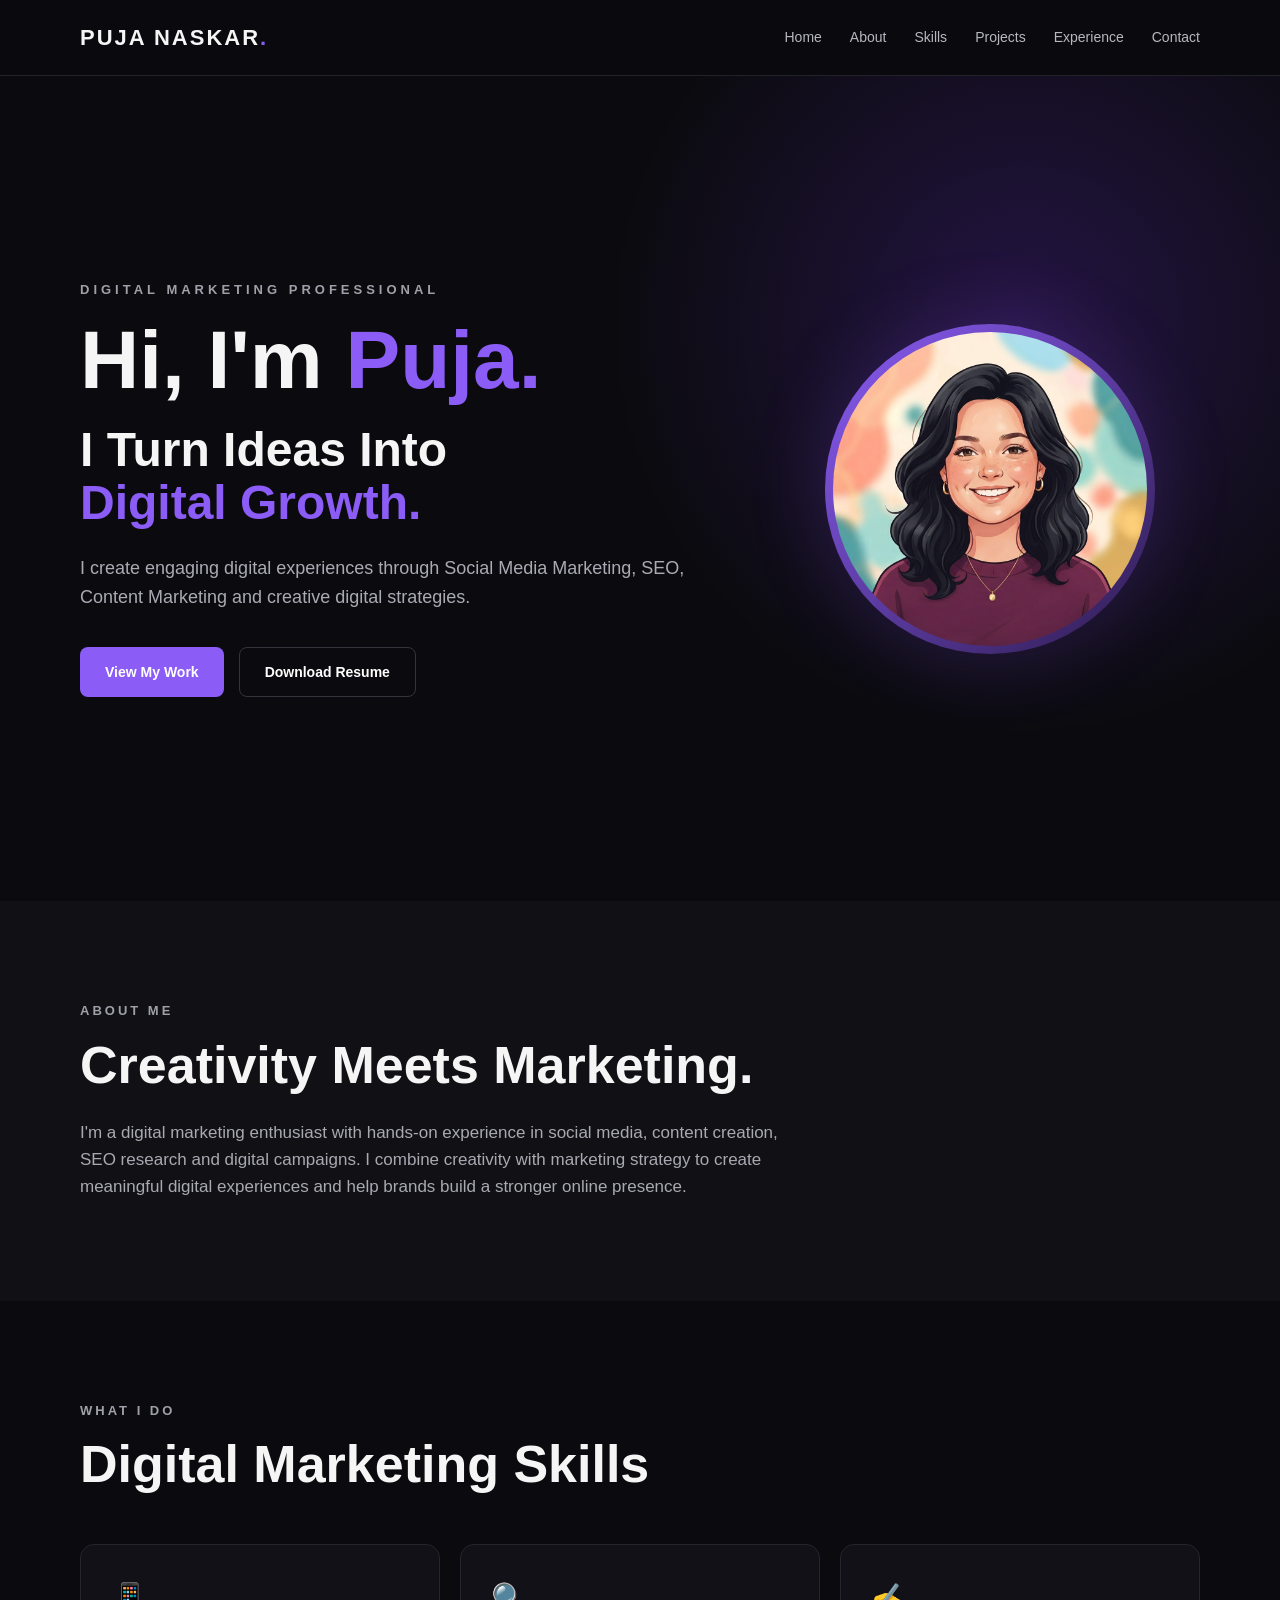
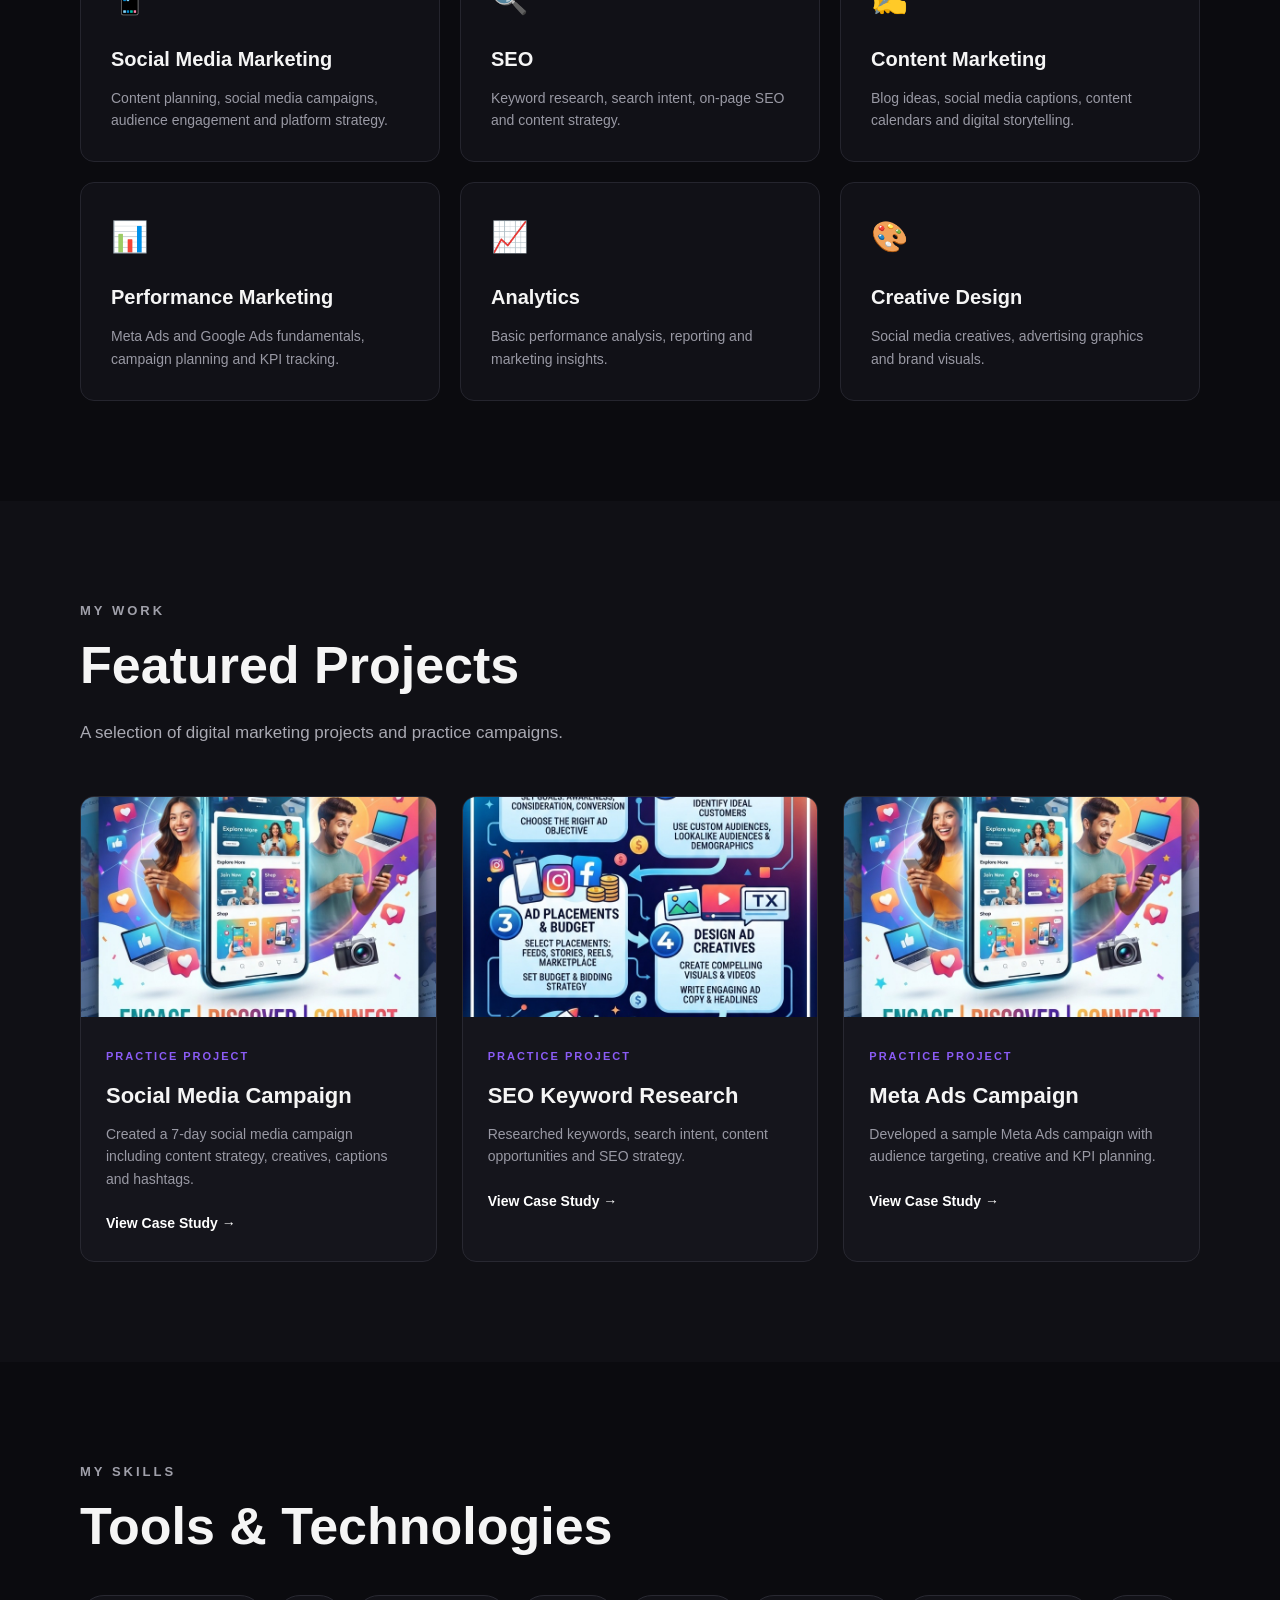
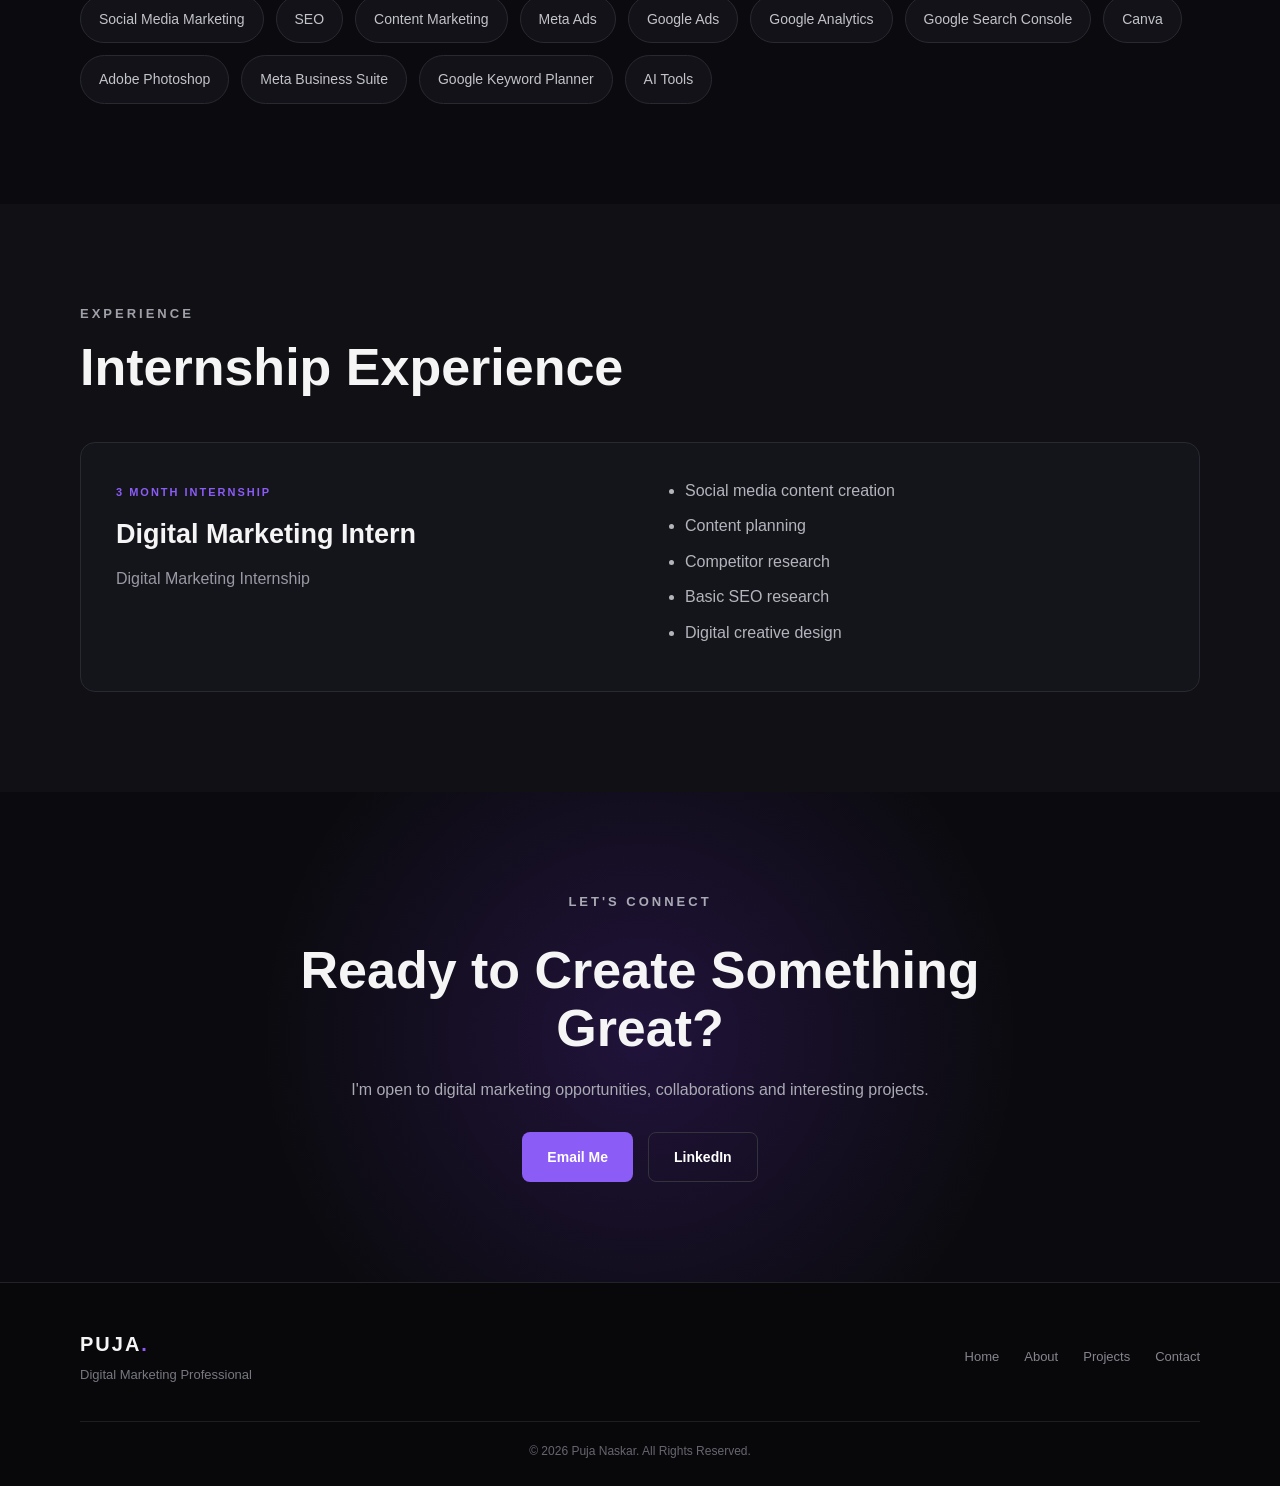
<file: index.html>
<!DOCTYPE html>
<html lang="en">
<head>
    <meta charset="UTF-8">
    <meta name="viewport" content="width=device-width, initial-scale=1.0">

    <title>Puja Naskar | Digital Marketing Portfolio</title>

    <meta name="description"
          content="Puja Naskar's Digital Marketing Portfolio - Social Media, SEO, Content Marketing and Digital Strategy.">

    <link rel="stylesheet" href="style.css">
</head>

<body>

    <!-- ================= HEADER ================= -->

    <header class="header">

        <div class="container nav">

            <a href="index.html" class="logo">
                PUJA NASKAR<span>.</span>
            </a>

            <nav>
                <a href="#home">Home</a>
                <a href="#about">About</a>
                <a href="#services">Skills</a>
                <a href="#projects">Projects</a>
                <a href="#experience">Experience</a>
                <a href="#contact">Contact</a>
            </nav>

        </div>

    </header>


    <!-- ================= HERO ================= -->

    <main>

        <section id="home" class="hero">

            <div class="container hero-content">

                <div class="hero-text">

                    <p class="small-heading">
                        DIGITAL MARKETING PROFESSIONAL
                    </p>

                    <h1>
                        Hi, I'm <span>Puja.</span>
                    </h1>

                    <h2>
                        I Turn Ideas Into
                        <strong>Digital Growth.</strong>
                    </h2>

                    <p class="hero-description">
                        I create engaging digital experiences through
                        Social Media Marketing, SEO, Content Marketing
                        and creative digital strategies.
                    </p>

                    <div class="hero-buttons">

                        <a href="#projects" class="btn primary">
                            View My Work
                        </a>

                        <a href="resume.pdf" class="btn secondary" download>
                            Download Resume
                        </a>

                    </div>

                </div>


                <!-- Profile Image -->

                <div class="hero-image">

                    <div class="profile-circle">

                        <img src="images/profile.jpg"
                             alt="Puja Naskar - Digital Marketing Professional">

                    </div>

                </div>

            </div>

        </section>


        <!-- ================= ABOUT ================= -->

        <section id="about" class="section about">

            <div class="container">

                <p class="section-label">
                    ABOUT ME
                </p>

                <h2>
                    Creativity Meets Marketing.
                </h2>

                <p class="section-description">

                    I'm a digital marketing enthusiast with hands-on
                    experience in social media, content creation,
                    SEO research and digital campaigns.

                    I combine creativity with marketing strategy
                    to create meaningful digital experiences and
                    help brands build a stronger online presence.

                </p>

            </div>

        </section>


        <!-- ================= SERVICES ================= -->

        <section id="services" class="section services">

            <div class="container">

                <p class="section-label">
                    WHAT I DO
                </p>

                <h2>
                    Digital Marketing Skills
                </h2>


                <div class="service-grid">


                    <!-- Card 1 -->

                    <div class="service-card">

                        <div class="icon">
                            📱
                        </div>

                        <h3>
                            Social Media Marketing
                        </h3>

                        <p>
                            Content planning, social media campaigns,
                            audience engagement and platform strategy.
                        </p>

                    </div>


                    <!-- Card 2 -->

                    <div class="service-card">

                        <div class="icon">
                            🔍
                        </div>

                        <h3>
                            SEO
                        </h3>

                        <p>
                            Keyword research, search intent,
                            on-page SEO and content strategy.
                        </p>

                    </div>


                    <!-- Card 3 -->

                    <div class="service-card">

                        <div class="icon">
                            ✍️
                        </div>

                        <h3>
                            Content Marketing
                        </h3>

                        <p>
                            Blog ideas, social media captions,
                            content calendars and digital storytelling.
                        </p>

                    </div>


                    <!-- Card 4 -->

                    <div class="service-card">

                        <div class="icon">
                            📊
                        </div>

                        <h3>
                            Performance Marketing
                        </h3>

                        <p>
                            Meta Ads and Google Ads fundamentals,
                            campaign planning and KPI tracking.
                        </p>

                    </div>


                    <!-- Card 5 -->

                    <div class="service-card">

                        <div class="icon">
                            📈
                        </div>

                        <h3>
                            Analytics
                        </h3>

                        <p>
                            Basic performance analysis,
                            reporting and marketing insights.
                        </p>

                    </div>


                    <!-- Card 6 -->

                    <div class="service-card">

                        <div class="icon">
                            🎨
                        </div>

                        <h3>
                            Creative Design
                        </h3>

                        <p>
                            Social media creatives, advertising
                            graphics and brand visuals.
                        </p>

                    </div>

                </div>

            </div>

        </section>


        <!-- ================= PROJECTS ================= -->

        <section id="projects" class="section projects">

            <div class="container">

                <p class="section-label">
                    MY WORK
                </p>

                <h2>
                    Featured Projects
                </h2>

                <p class="section-description">
                    A selection of digital marketing projects
                    and practice campaigns.
                </p>


                <div class="project-grid">


                    <!-- Project 1 -->

                    <article class="project-card">

                        <div class="project-image">

                            <img src="images/project-social.jpg"
                                 alt="Social Media Marketing Project">

                        </div>

                        <div class="project-content">

                            <span>
                                PRACTICE PROJECT
                            </span>

                            <h3>
                                Social Media Campaign
                            </h3>

                            <p>
                                Created a 7-day social media campaign
                                including content strategy, creatives,
                                captions and hashtags.
                            </p>

                            <a href="projects/social-media.html">
                                View Case Study →
                            </a>

                        </div>

                    </article>


                    <!-- Project 2 -->

                    <article class="project-card">

                        <div class="project-image">

                            <img src="images/project-seo.jpg"
                                 alt="SEO Keyword Research Project">

                        </div>

                        <div class="project-content">

                            <span>
                                PRACTICE PROJECT
                            </span>

                            <h3>
                                SEO Keyword Research
                            </h3>

                            <p>
                                Researched keywords, search intent,
                                content opportunities and SEO strategy.
                            </p>

                            <a href="projects/seo.html">
                                View Case Study →
                            </a>

                        </div>

                    </article>


                    <!-- Project 3 -->

                    <article class="project-card">

                        <div class="project-image">

                            <img src="images/project-ads.jpg"
                                 alt="Meta Ads Campaign Project">

                        </div>

                        <div class="project-content">

                            <span>
                                PRACTICE PROJECT
                            </span>

                            <h3>
                                Meta Ads Campaign
                            </h3>

                            <p>
                                Developed a sample Meta Ads campaign
                                with audience targeting, creative and
                                KPI planning.
                            </p>

                            <a href="projects/meta-ads.html">
                                View Case Study →
                            </a>

                        </div>

                    </article>

                </div>

            </div>

        </section>


        <!-- ================= SKILLS ================= -->

        <section class="section skills">

            <div class="container">

                <p class="section-label">
                    MY SKILLS
                </p>

                <h2>
                    Tools & Technologies
                </h2>


                <div class="skills-list">

                    <span>Social Media Marketing</span>
                    <span>SEO</span>
                    <span>Content Marketing</span>
                    <span>Meta Ads</span>
                    <span>Google Ads</span>
                    <span>Google Analytics</span>
                    <span>Google Search Console</span>
                    <span>Canva</span>
                    <span>Adobe Photoshop</span>
                    <span>Meta Business Suite</span>
                    <span>Google Keyword Planner</span>
                    <span>AI Tools</span>

                </div>

            </div>

        </section>


        <!-- ================= EXPERIENCE ================= -->

        <section id="experience" class="section experience">

            <div class="container">

                <p class="section-label">
                    EXPERIENCE
                </p>

                <h2>
                    Internship Experience
                </h2>


                <div class="experience-card">

                    <div>

                        <span>
                            3 MONTH INTERNSHIP
                        </span>

                        <h3>
                            Digital Marketing Intern
                        </h3>

                        <p>
                            Digital Marketing Internship
                        </p>

                    </div>


                    <ul>

                        <li>
                            Social media content creation
                        </li>

                        <li>
                            Content planning
                        </li>

                        <li>
                            Competitor research
                        </li>

                        <li>
                            Basic SEO research
                        </li>

                        <li>
                            Digital creative design
                        </li>

                    </ul>

                </div>

            </div>

        </section>


        <!-- ================= CTA ================= -->

        <section id="contact" class="section cta">

            <div class="container">

                <p class="section-label">
                    LET'S CONNECT
                </p>

                <h2>
                    Ready to Create Something Great?
                </h2>

                <p>
                    I'm open to digital marketing opportunities,
                    collaborations and interesting projects.
                </p>


                <div class="cta-buttons">

                    <a href="https://mail.google.com/mail/?view=cm&fs=1&to=naskarp2004@gmail.com"
   target="_blank"
   rel="noopener noreferrer"
   class="btn primary">
    Email Me
</a>

                    <a href="https://www.linkedin.com/in/puja-naskar-429135408"
                       target="_blank"
                       rel="noopener noreferrer"
                       class="btn secondary">
                        LinkedIn
                    </a>

                </div>

            </div>

        </section>

    </main>


    <!-- ================= FOOTER ================= -->

    <footer class="footer">

        <div class="container">

            <div class="footer-content">

                <div>

                    <h3>
                        PUJA<span>.</span>
                    </h3>

                    <p>
                        Digital Marketing Professional
                    </p>

                </div>


                <div class="footer-links">

                    <a href="#home">Home</a>
                    <a href="#about">About</a>
                    <a href="#projects">Projects</a>
                    <a href="#contact">Contact</a>

                </div>

            </div>


            <div class="copyright">

                © 2026 Puja Naskar. All Rights Reserved.

            </div>

        </div>

    </footer>


</body>
</html>
</file>
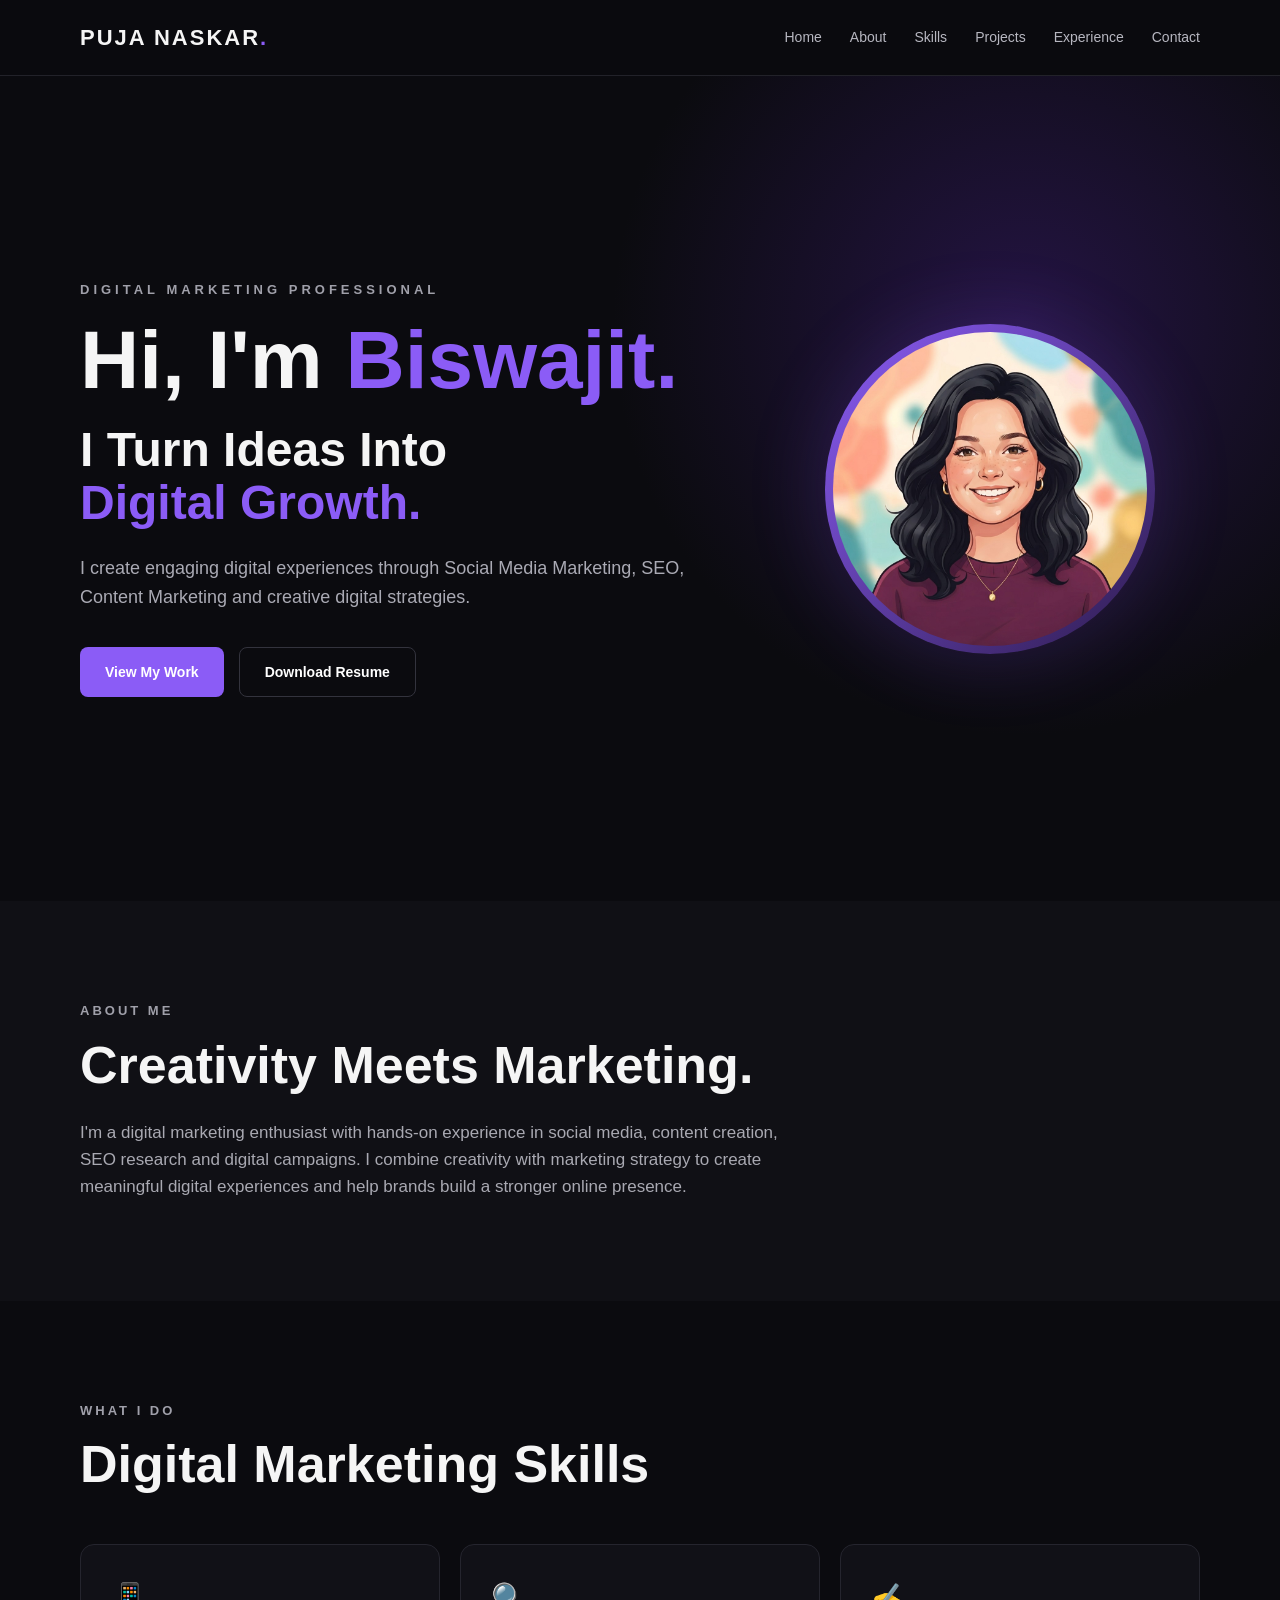
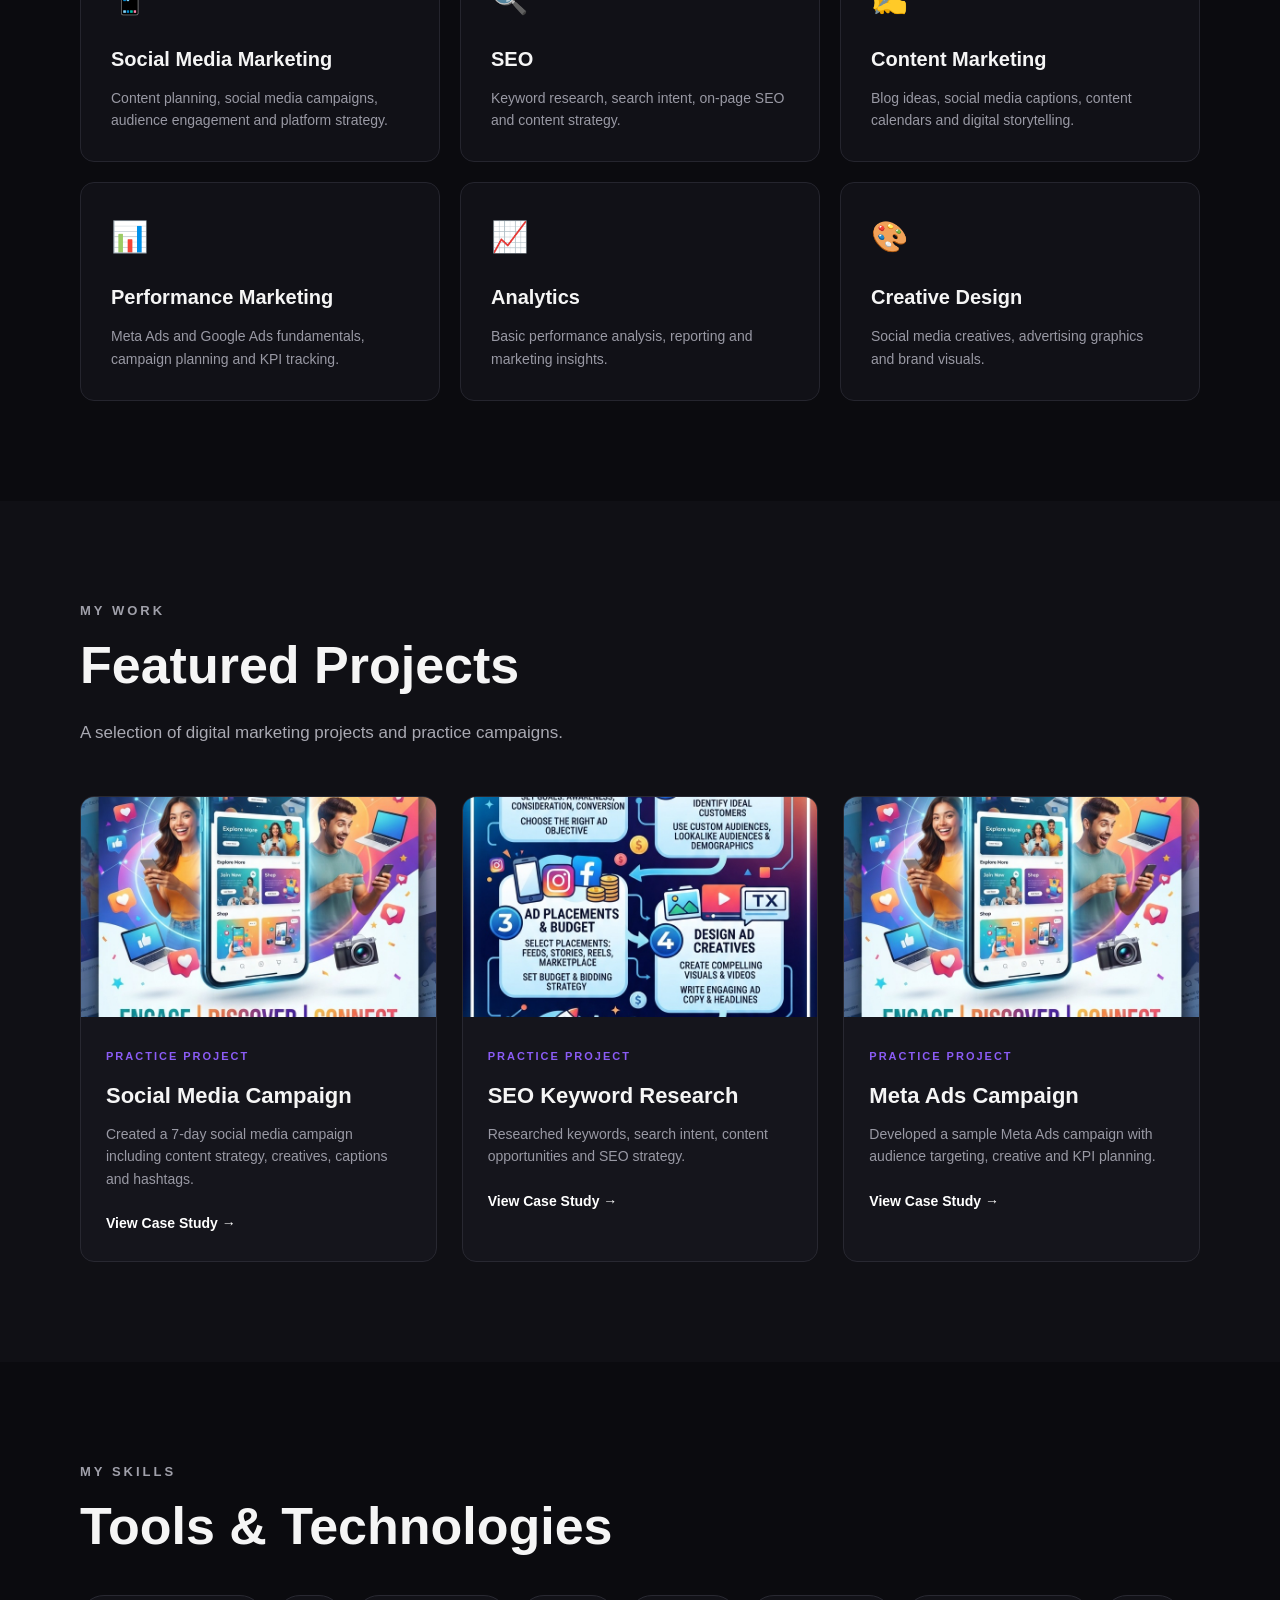
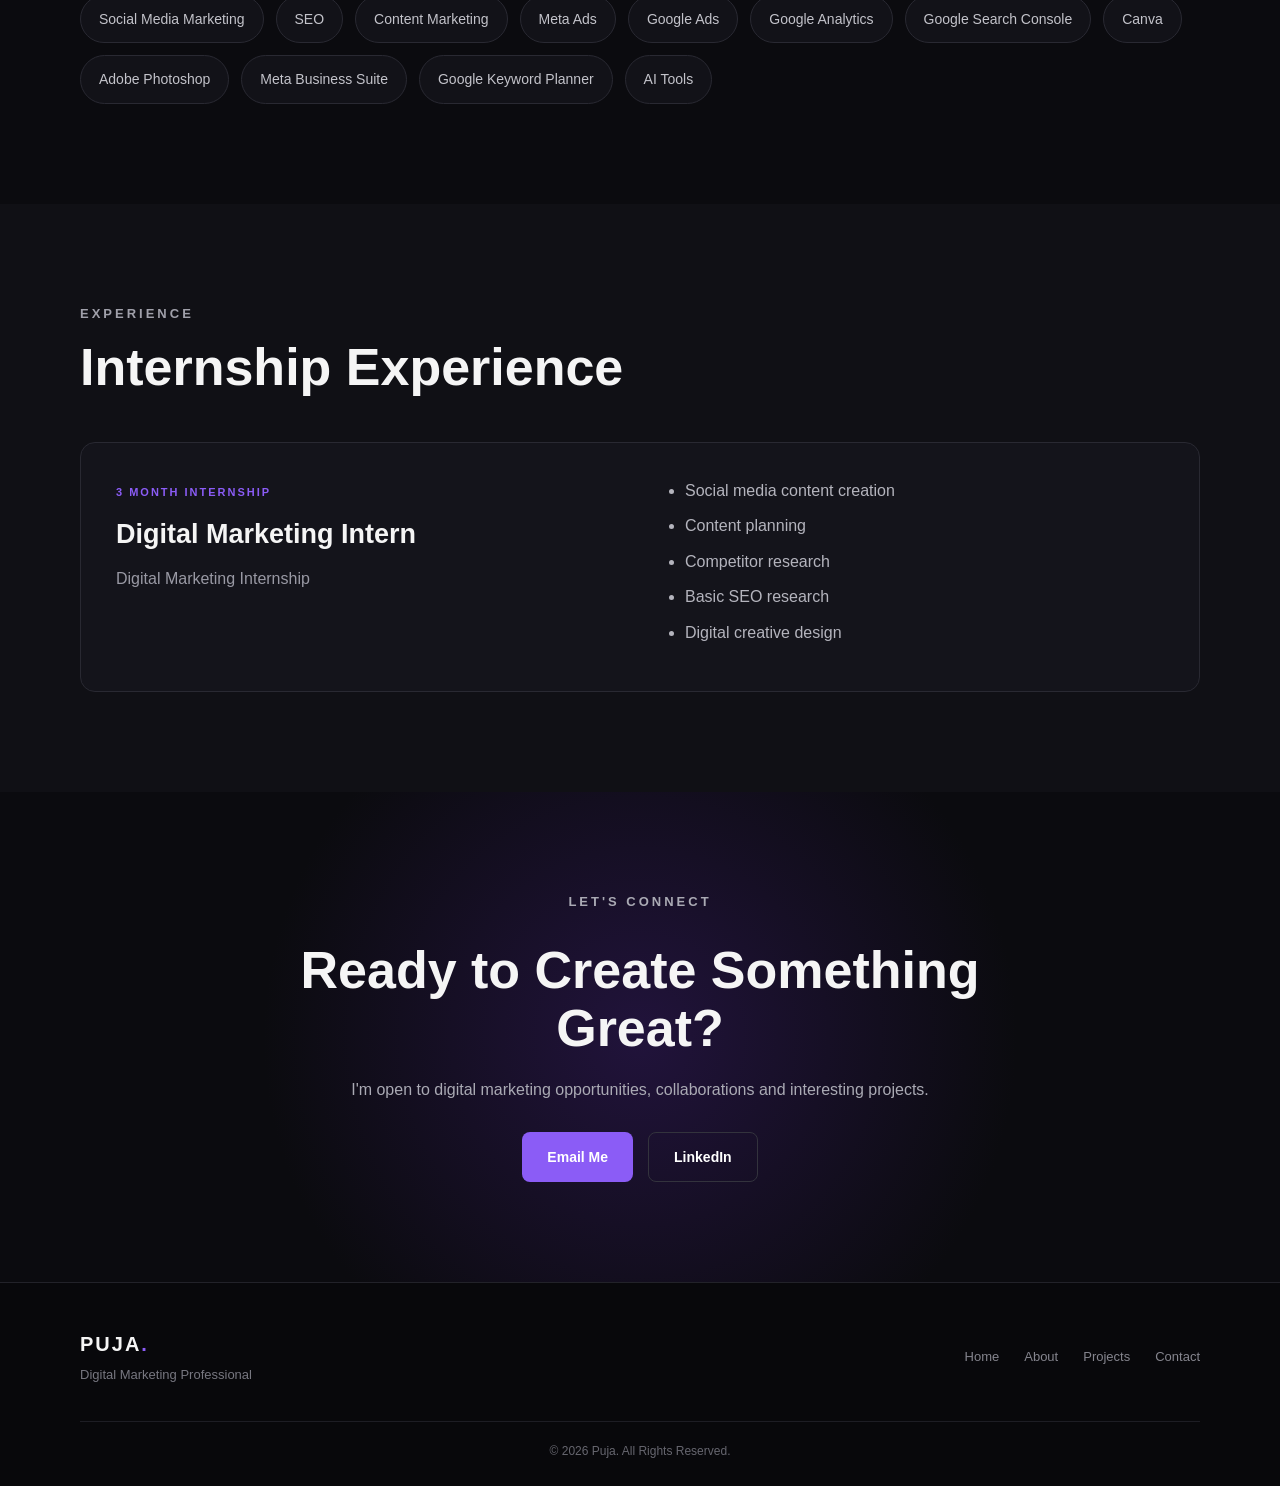
<file: index .html>
<!DOCTYPE html>
<html lang="en">
<head>
    <meta charset="UTF-8">
    <meta name="viewport" content="width=device-width, initial-scale=1.0">

    <title>Puja| Digital Marketing Portfolio</title>

    <meta name="description"
          content="Biswajit's Digital Marketing Portfolio - Social Media, SEO, Content Marketing and Digital Strategy.">

    <link rel="stylesheet" href="style.css">
</head>

<body>

    <!-- ================= HEADER ================= -->

    <header class="header">

        <div class="container nav">

            <a href="index.html" class="logo">
                PUJA NASKAR<span>.</span>
            </a>

            <nav>
                <a href="#home">Home</a>
                <a href="#about">About</a>
                <a href="#services">Skills</a>
                <a href="#projects">Projects</a>
                <a href="#experience">Experience</a>
                <a href="#contact">Contact</a>
            </nav>

        </div>

    </header>


    <!-- ================= HERO ================= -->

    <main>

        <section id="home" class="hero">

            <div class="container hero-content">

                <div class="hero-text">

                    <p class="small-heading">
                        DIGITAL MARKETING PROFESSIONAL
                    </p>

                    <h1>
                        Hi, I'm <span>Biswajit.</span>
                    </h1>

                    <h2>
                        I Turn Ideas Into
                        <strong>Digital Growth.</strong>
                    </h2>

                    <p class="hero-description">
                        I create engaging digital experiences through
                        Social Media Marketing, SEO, Content Marketing
                        and creative digital strategies.
                    </p>

                    <div class="hero-buttons">

                        <a href="#projects" class="btn primary">
                            View My Work
                        </a>

                        <a href="resume.pdf" class="btn secondary" download>
                            Download Resume
                        </a>

                    </div>

                </div>


                <!-- Profile Image -->

                <div class="hero-image">

                    <div class="profile-circle">

                        <img src="images/profile.jpg"
                             alt="Puja - Digital Marketing Professional">

                    </div>

                </div>

            </div>

        </section>


        <!-- ================= ABOUT ================= -->

        <section id="about" class="section about">

            <div class="container">

                <p class="section-label">
                    ABOUT ME
                </p>

                <h2>
                    Creativity Meets Marketing.
                </h2>

                <p class="section-description">

                    I'm a digital marketing enthusiast with hands-on
                    experience in social media, content creation,
                    SEO research and digital campaigns.

                    I combine creativity with marketing strategy
                    to create meaningful digital experiences and
                    help brands build a stronger online presence.

                </p>

            </div>

        </section>


        <!-- ================= SERVICES ================= -->

        <section id="services" class="section services">

            <div class="container">

                <p class="section-label">
                    WHAT I DO
                </p>

                <h2>
                    Digital Marketing Skills
                </h2>


                <div class="service-grid">


                    <!-- Card 1 -->

                    <div class="service-card">

                        <div class="icon">
                            📱
                        </div>

                        <h3>
                            Social Media Marketing
                        </h3>

                        <p>
                            Content planning, social media campaigns,
                            audience engagement and platform strategy.
                        </p>

                    </div>


                    <!-- Card 2 -->

                    <div class="service-card">

                        <div class="icon">
                            🔍
                        </div>

                        <h3>
                            SEO
                        </h3>

                        <p>
                            Keyword research, search intent,
                            on-page SEO and content strategy.
                        </p>

                    </div>


                    <!-- Card 3 -->

                    <div class="service-card">

                        <div class="icon">
                            ✍️
                        </div>

                        <h3>
                            Content Marketing
                        </h3>

                        <p>
                            Blog ideas, social media captions,
                            content calendars and digital storytelling.
                        </p>

                    </div>


                    <!-- Card 4 -->

                    <div class="service-card">

                        <div class="icon">
                            📊
                        </div>

                        <h3>
                            Performance Marketing
                        </h3>

                        <p>
                            Meta Ads and Google Ads fundamentals,
                            campaign planning and KPI tracking.
                        </p>

                    </div>


                    <!-- Card 5 -->

                    <div class="service-card">

                        <div class="icon">
                            📈
                        </div>

                        <h3>
                            Analytics
                        </h3>

                        <p>
                            Basic performance analysis,
                            reporting and marketing insights.
                        </p>

                    </div>


                    <!-- Card 6 -->

                    <div class="service-card">

                        <div class="icon">
                            🎨
                        </div>

                        <h3>
                            Creative Design
                        </h3>

                        <p>
                            Social media creatives, advertising
                            graphics and brand visuals.
                        </p>

                    </div>

                </div>

            </div>

        </section>


        <!-- ================= PROJECTS ================= -->

        <section id="projects" class="section projects">

            <div class="container">

                <p class="section-label">
                    MY WORK
                </p>

                <h2>
                    Featured Projects
                </h2>

                <p class="section-description">
                    A selection of digital marketing projects
                    and practice campaigns.
                </p>


                <div class="project-grid">


                    <!-- Project 1 -->

                    <article class="project-card">

                        <div class="project-image">

                            <img src="images/project-social.jpg"
                                 alt="Social Media Marketing Project">

                        </div>

                        <div class="project-content">

                            <span>
                                PRACTICE PROJECT
                            </span>

                            <h3>
                                Social Media Campaign
                            </h3>

                            <p>
                                Created a 7-day social media campaign
                                including content strategy, creatives,
                                captions and hashtags.
                            </p>

                            <a href="projects/social-media.html">
                                View Case Study →
                            </a>

                        </div>

                    </article>


                    <!-- Project 2 -->

                    <article class="project-card">

                        <div class="project-image">

                            <img src="images/project-seo.jpg"
                                 alt="SEO Keyword Research Project">

                        </div>

                        <div class="project-content">

                            <span>
                                PRACTICE PROJECT
                            </span>

                            <h3>
                                SEO Keyword Research
                            </h3>

                            <p>
                                Researched keywords, search intent,
                                content opportunities and SEO strategy.
                            </p>

                            <a href="projects/seo.html">
                                View Case Study →
                            </a>

                        </div>

                    </article>


                    <!-- Project 3 -->

                    <article class="project-card">

                        <div class="project-image">

                            <img src="images/project-ads.jpg"
                                 alt="Meta Ads Campaign Project">

                        </div>

                        <div class="project-content">

                            <span>
                                PRACTICE PROJECT
                            </span>

                            <h3>
                                Meta Ads Campaign
                            </h3>

                            <p>
                                Developed a sample Meta Ads campaign
                                with audience targeting, creative and
                                KPI planning.
                            </p>

                            <a href="projects/meta-ads.html">
                                View Case Study →
                            </a>

                        </div>

                    </article>

                </div>

            </div>

        </section>


        <!-- ================= SKILLS ================= -->

        <section class="section skills">

            <div class="container">

                <p class="section-label">
                    MY SKILLS
                </p>

                <h2>
                    Tools & Technologies
                </h2>


                <div class="skills-list">

                    <span>Social Media Marketing</span>

                    <span>SEO</span>

                    <span>Content Marketing</span>

                    <span>Meta Ads</span>

                    <span>Google Ads</span>

                    <span>Google Analytics</span>

                    <span>Google Search Console</span>

                    <span>Canva</span>

                    <span>Adobe Photoshop</span>

                    <span>Meta Business Suite</span>

                    <span>Google Keyword Planner</span>

                    <span>AI Tools</span>

                </div>

            </div>

        </section>


        <!-- ================= EXPERIENCE ================= -->

        <section id="experience" class="section experience">

            <div class="container">

                <p class="section-label">
                    EXPERIENCE
                </p>

                <h2>
                    Internship Experience
                </h2>


                <div class="experience-card">

                    <div>

                        <span>
                            3 MONTH INTERNSHIP
                        </span>

                        <h3>
                            Digital Marketing Intern
                        </h3>

                        <p>
                            Digital Marketing Internship
                        </p>

                    </div>


                    <ul>

                        <li>
                            Social media content creation
                        </li>

                        <li>
                            Content planning
                        </li>

                        <li>
                            Competitor research
                        </li>

                        <li>
                            Basic SEO research
                        </li>

                        <li>
                            Digital creative design
                        </li>

                    </ul>

                </div>

            </div>

        </section>


        <!-- ================= CTA ================= -->

        <section id="contact" class="section cta">

            <div class="container">

                <p class="section-label">
                    LET'S CONNECT
                </p>

                <h2>
                    Ready to Create Something Great?
                </h2>

                <p>
                    I'm open to digital marketing opportunities,
                    collaborations and interesting projects.
                </p>


                <div class="cta-buttons">

                    <a href="mailto:your-email@gmail.com"
                       class="btn primary">
                        Email Me
                    </a>

                    <a href="https://www.linkedin.com/"
                       target="_blank"
                       class="btn secondary">
                        LinkedIn
                    </a>

                </div>

            </div>

        </section>

    </main>


    <!-- ================= FOOTER ================= -->

    <footer class="footer">

        <div class="container">

            <div class="footer-content">

                <div>

                    <h3>
                        PUJA<span>.</span>
                    </h3>

                    <p>
                        Digital Marketing Professional
                    </p>

                </div>


                <div class="footer-links">

                    <a href="#home">Home</a>

                    <a href="#about">About</a>

                    <a href="#projects">Projects</a>

                    <a href="#contact">Contact</a>

                </div>

            </div>


            <div class="copyright">

                © 2026 Puja. All Rights Reserved.

            </div>

        </div>

    </footer>


</body>
</html>
</file>
<file: style.css>
/* =========================================================
   DIGITAL MARKETING PORTFOLIO
   Premium Responsive CSS
   ========================================================= */


/* ================= RESET ================= */

* {
    margin: 0;
    padding: 0;
    box-sizing: border-box;
}

html {
    scroll-behavior: smooth;
}

body {
    font-family: Arial, Helvetica, sans-serif;
    background: #0b0b0f;
    color: #f5f5f5;
    line-height: 1.6;
}

a {
    text-decoration: none;
    color: inherit;
}

img {
    max-width: 100%;
    display: block;
}


/* ================= GLOBAL ================= */

.container {
    width: min(1120px, 90%);
    margin: auto;
}

.section {
    padding: 100px 0;
}

.section-label {
    color: #a0a0aa;
    font-size: 13px;
    font-weight: 700;
    letter-spacing: 3px;
    margin-bottom: 15px;
}

.section h2 {
    font-size: clamp(32px, 5vw, 52px);
    line-height: 1.1;
    margin-bottom: 25px;
}

.section-description {
    max-width: 700px;
    color: #a9a9b2;
    font-size: 17px;
}


/* ================= HEADER ================= */

.header {
    position: sticky;
    top: 0;
    z-index: 1000;

    background: rgba(11, 11, 15, 0.9);
    backdrop-filter: blur(15px);

    border-bottom: 1px solid #222229;
}

.nav {
    min-height: 75px;

    display: flex;
    align-items: center;
    justify-content: space-between;
}

.logo {
    font-size: 22px;
    font-weight: 800;
    letter-spacing: 2px;
}

.logo span,
.footer h3 span {
    color: #8b5cf6;
}

nav {
    display: flex;
    gap: 28px;
}

nav a {
    color: #b7b7c0;
    font-size: 14px;

    transition: 0.3s;
}

nav a:hover {
    color: #ffffff;
}


/* ================= HERO ================= */

.hero {
    min-height: calc(100vh - 75px);

    display: flex;
    align-items: center;

    background:
        radial-gradient(circle at 80% 30%, #241443 0%, transparent 35%),
        #0b0b0f;
}

.hero-content {
    display: grid;
    grid-template-columns: 1.2fr 0.8fr;

    align-items: center;

    gap: 70px;
}

.small-heading {
    color: #a0a0aa;

    font-size: 13px;
    font-weight: 700;

    letter-spacing: 4px;

    margin-bottom: 20px;
}

.hero h1 {
    font-size: clamp(50px, 7vw, 82px);
    line-height: 0.95;

    margin-bottom: 25px;
}

.hero h1 span {
    color: #8b5cf6;
}

.hero h2 {
    max-width: 650px;

    font-size: clamp(28px, 4vw, 48px);

    line-height: 1.1;

    margin-bottom: 25px;
}

.hero h2 strong {
    display: block;
    color: #8b5cf6;
}

.hero-description {
    max-width: 650px;

    color: #aaaab4;

    font-size: 18px;

    margin-bottom: 35px;
}

.hero-buttons {
    display: flex;
    gap: 15px;
    flex-wrap: wrap;
}


/* ================= BUTTONS ================= */

.btn {
    display: inline-flex;

    align-items: center;
    justify-content: center;

    min-height: 50px;

    padding: 0 25px;

    border-radius: 8px;

    font-size: 14px;
    font-weight: 700;

    transition: 0.3s;
}

.primary {
    background: #8b5cf6;
    color: white;
}

.primary:hover {
    transform: translateY(-3px);
    background: #7c3aed;
}

.secondary {
    border: 1px solid #33333d;
    color: white;
}

.secondary:hover {
    border-color: #8b5cf6;
    transform: translateY(-3px);
}


/* ================= PROFILE ================= */

.hero-image {
    display: flex;
    justify-content: center;
}

.profile-circle {
    width: 330px;
    height: 330px;

    border-radius: 50%;

    padding: 8px;

    background: linear-gradient(
        135deg,
        #8b5cf6,
        #2d1b4e
    );

    box-shadow:
        0 0 80px rgba(139, 92, 246, 0.2);
}

.profile-circle img {
    width: 100%;
    height: 100%;

    object-fit: cover;

    border-radius: 50%;

    background: #18181f;
}


/* ================= ABOUT ================= */

.about {
    background: #101015;
}

.about h2 {
    max-width: 700px;
}


/* ================= SERVICES ================= */

.services {
    background: #0b0b0f;
}

.service-grid {
    display: grid;

    grid-template-columns: repeat(3, 1fr);

    gap: 20px;

    margin-top: 50px;
}

.service-card {
    padding: 30px;

    border: 1px solid #25252e;

    border-radius: 14px;

    background: #111117;

    transition: 0.3s;
}

.service-card:hover {
    transform: translateY(-6px);

    border-color: #8b5cf6;

    background: #14131b;
}

.icon {
    font-size: 30px;

    margin-bottom: 20px;
}

.service-card h3 {
    font-size: 20px;

    margin-bottom: 12px;
}

.service-card p {
    color: #9999a4;

    font-size: 14px;
}


/* ================= PROJECTS ================= */

.projects {
    background: #101015;
}

.project-grid {
    display: grid;

    grid-template-columns: repeat(3, 1fr);

    gap: 25px;

    margin-top: 50px;
}

.project-card {
    overflow: hidden;

    background: #15151c;

    border: 1px solid #282831;

    border-radius: 14px;

    transition: 0.3s;
}

.project-card:hover {
    transform: translateY(-8px);

    border-color: #8b5cf6;
}

.project-image {
    height: 220px;

    overflow: hidden;

    background: #20202a;
}

.project-image img {
    width: 100%;
    height: 100%;

    object-fit: cover;

    transition: 0.5s;
}

.project-card:hover .project-image img {
    transform: scale(1.05);
}

.project-content {
    padding: 25px;
}

.project-content span {
    color: #8b5cf6;

    font-size: 11px;
    font-weight: 700;

    letter-spacing: 2px;
}

.project-content h3 {
    font-size: 22px;

    margin: 10px 0;
}

.project-content p {
    color: #9999a4;

    font-size: 14px;

    margin-bottom: 20px;
}

.project-content a {
    color: white;

    font-size: 14px;
    font-weight: 700;
}

.project-content a:hover {
    color: #8b5cf6;
}


/* ================= SKILLS ================= */

.skills {
    background: #0b0b0f;
}

.skills-list {
    display: flex;

    flex-wrap: wrap;

    gap: 12px;

    margin-top: 40px;
}

.skills-list span {
    padding: 12px 18px;

    border: 1px solid #292932;

    border-radius: 50px;

    background: #121218;

    color: #c3c3ca;

    font-size: 14px;

    transition: 0.3s;
}

.skills-list span:hover {
    border-color: #8b5cf6;

    color: white;

    transform: translateY(-3px);
}


/* ================= EXPERIENCE ================= */

.experience {
    background: #101015;
}

.experience-card {
    margin-top: 45px;

    padding: 35px;

    display: grid;

    grid-template-columns: 1fr 1fr;

    gap: 50px;

    border: 1px solid #292932;

    border-radius: 15px;

    background: #14141b;
}

.experience-card span {
    color: #8b5cf6;

    font-size: 11px;

    font-weight: 700;

    letter-spacing: 2px;
}

.experience-card h3 {
    font-size: 27px;

    margin: 10px 0;
}

.experience-card p {
    color: #9999a4;
}

.experience-card ul {
    padding-left: 20px;

    color: #b4b4bd;
}

.experience-card li {
    margin-bottom: 10px;
}


/* ================= CTA ================= */

.cta {
    text-align: center;

    background:
        radial-gradient(
            circle at center,
            #21133b 0%,
            #0b0b0f 55%
        );
}

.cta .container {
    max-width: 800px;
}

.cta h2 {
    margin-bottom: 20px;
}

.cta p {
    color: #aaaab4;

    margin-bottom: 30px;
}

.cta-buttons {
    display: flex;

    justify-content: center;

    gap: 15px;

    flex-wrap: wrap;
}


/* ================= FOOTER ================= */

.footer {
    padding: 45px 0 25px;

    background: #08080b;

    border-top: 1px solid #222229;
}

.footer-content {
    display: flex;

    align-items: center;

    justify-content: space-between;

    gap: 30px;
}

.footer h3 {
    font-size: 20px;

    letter-spacing: 2px;
}

.footer p {
    color: #777780;

    font-size: 13px;

    margin-top: 5px;
}

.footer-links {
    display: flex;

    gap: 25px;
}

.footer-links a {
    color: #85858e;

    font-size: 13px;
}

.footer-links a:hover {
    color: white;
}

.copyright {
    margin-top: 35px;

    padding-top: 20px;

    border-top: 1px solid #1d1d24;

    color: #66666f;

    font-size: 12px;

    text-align: center;
}


/* ================= RESPONSIVE ================= */

@media (max-width: 900px) {

    nav {
        gap: 15px;
    }

    .hero-content {
        grid-template-columns: 1fr;

        text-align: center;
    }

    .hero-text {
        display: flex;

        flex-direction: column;

        align-items: center;
    }

    .hero-image {
        order: -1;
    }

    .profile-circle {
        width: 250px;
        height: 250px;
    }

    .service-grid,
    .project-grid {
        grid-template-columns: repeat(2, 1fr);
    }

    .experience-card {
        grid-template-columns: 1fr;
    }
}


@media (max-width: 650px) {

    .section {
        padding: 70px 0;
    }

    .nav {
        min-height: 65px;
    }

    nav {
        display: none;
    }

    .hero {
        min-height: auto;

        padding: 90px 0;
    }

    .hero h1 {
        font-size: 52px;
    }

    .hero h2 {
        font-size: 30px;
    }

    .hero-description {
        font-size: 16px;
    }

    .profile-circle {
        width: 210px;
        height: 210px;
    }

    .service-grid,
    .project-grid {
        grid-template-columns: 1fr;
    }

    .service-card,
    .project-content {
        padding: 25px;
    }

    .experience-card {
        padding: 25px;
    }

    .footer-content {
        flex-direction: column;

        align-items: flex-start;
    }

    .footer-links {
        flex-wrap: wrap;
    }

    .btn {
        width: 100%;
    }

    .hero-buttons {
        width: 100%;
    }

    .cta-buttons {
        width: 100%;
    }
}
</file>
